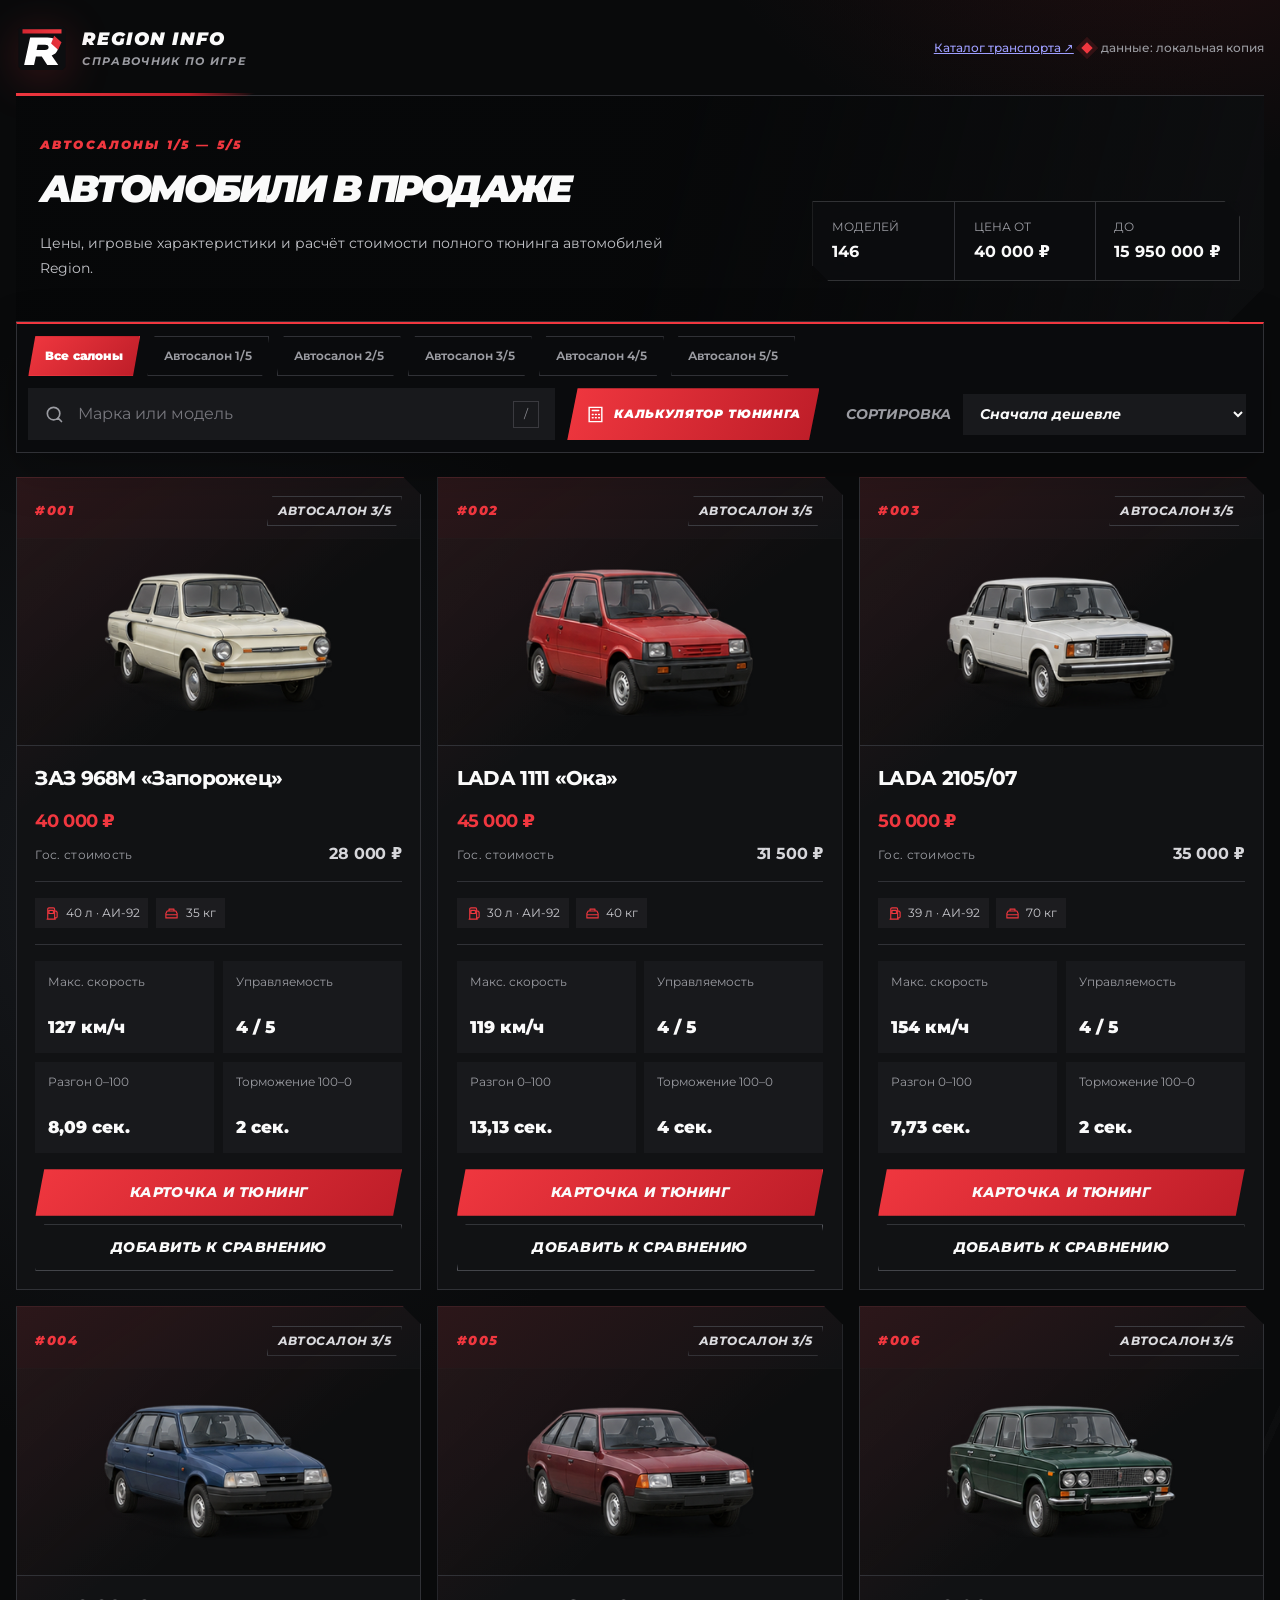
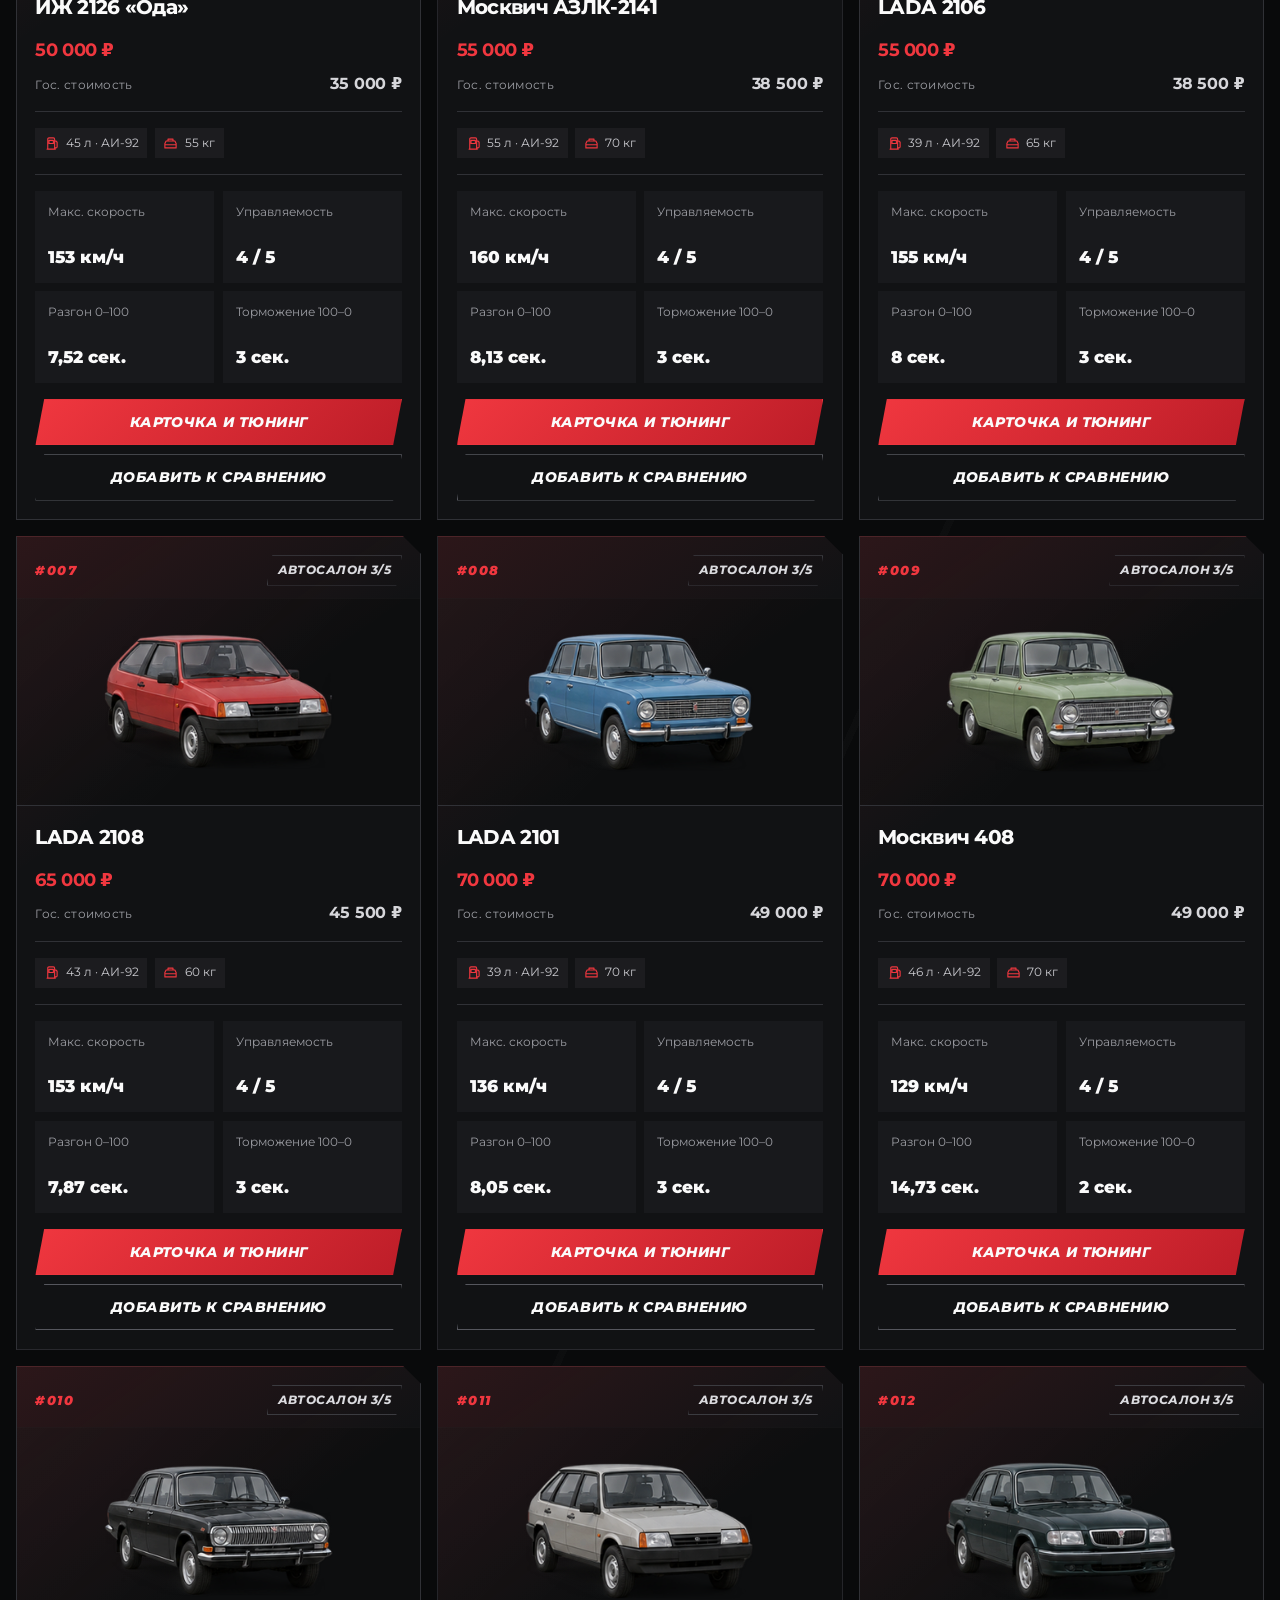
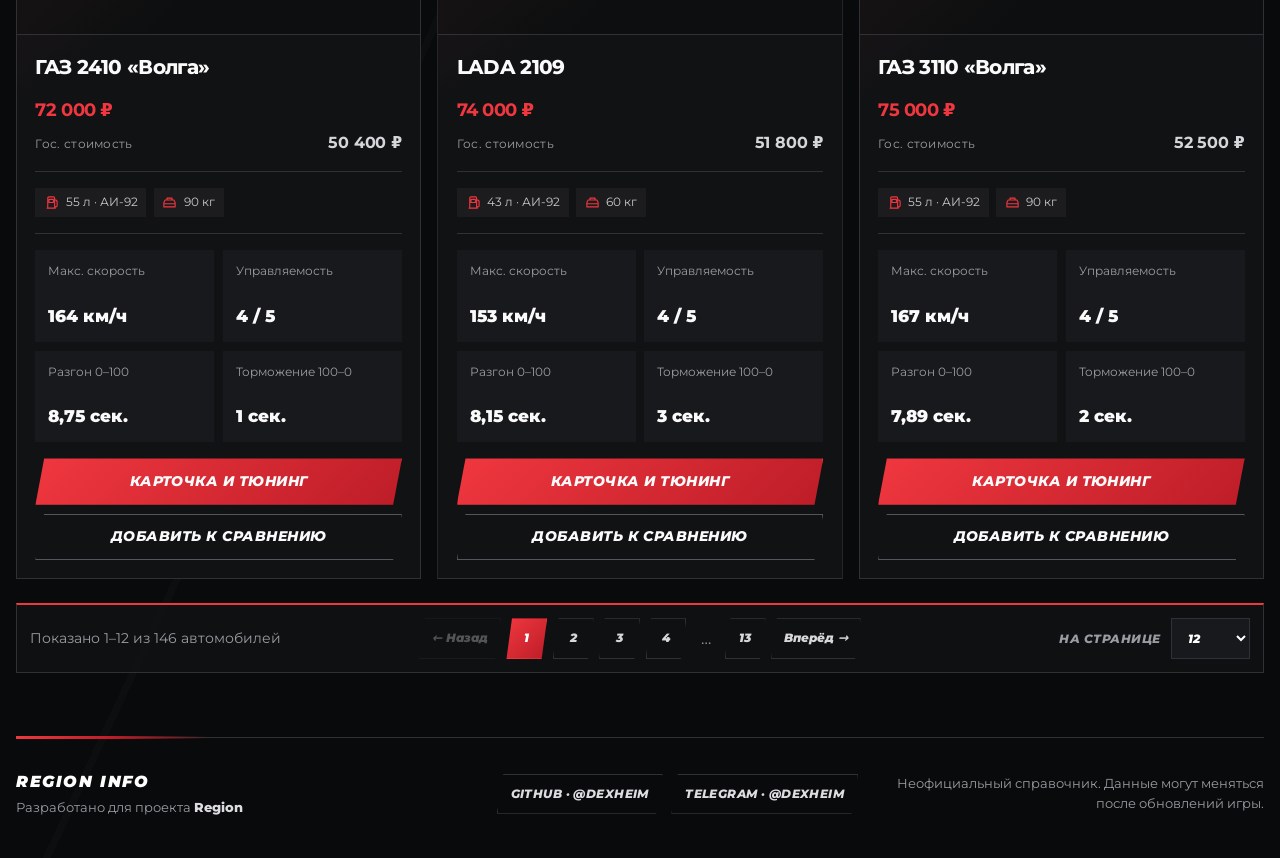
<file: cars.html>
<!doctype html>
<html lang="ru">
<head>
  <meta charset="utf-8">
  <meta name="viewport" content="width=device-width, initial-scale=1">
  <meta name="description" content="Region Info — справочник по онлайн-игре Region. Цены, характеристики и расчёт стоимости тюнинга автомобилей.">
  <meta name="theme-color" content="#09090a">
  <title>Region Info — справочник по игре Region</title>
  <link rel="icon" href="assets/img/region-info-icon.svg" type="image/svg+xml">
  <link rel="stylesheet" href="assets/css/fonts.css">
  <link rel="stylesheet" href="assets/css/style.css?v=20261114-9">
</head>
<body>
  <a class="skip-link" href="#catalog">К каталогу</a>

  <header class="site-header">
    <a class="brand" href="./" aria-label="Region Info — на главную">
      <img class="brand__mark" src="assets/img/region-info-icon.svg" alt="" width="46" height="46">
      <span>
        <strong>REGION INFO</strong>
        <small>Справочник по игре</small>
      </span>
    </a>
    <div class="header-meta">
      <a href="./#/vehicles">Каталог транспорта ↗</a>
      <span class="live-dot" aria-hidden="true"></span>
      <span id="sourceLabel">Загрузка данных…</span>
    </div>
  </header>

  <main>
    <section class="catalog-head" aria-labelledby="pageTitle">
      <div>
        <p class="eyebrow">Автосалоны 1/5 — 5/5</p>
        <h1 id="pageTitle">Автомобили в продаже</h1>
        <p class="intro">Цены, игровые характеристики и расчёт стоимости полного тюнинга автомобилей Region.</p>
      </div>

      <dl class="catalog-summary" aria-label="Сводка каталога">
        <div>
          <dt>Моделей</dt>
          <dd id="totalCars">—</dd>
        </div>
        <div>
          <dt>Цена от</dt>
          <dd id="minPrice">—</dd>
        </div>
        <div>
          <dt>До</dt>
          <dd id="maxPrice">—</dd>
        </div>
      </dl>
    </section>

    <section class="catalog-tools" aria-label="Поиск и сортировка">
      <div class="dealer-switch" role="group" aria-label="Выбор автосалона">
        <button class="dealer-switch__button is-active" type="button" data-dealer="all" aria-pressed="true">Все салоны</button>
        <button class="dealer-switch__button" type="button" data-dealer="Автосалон 1/5" aria-pressed="false">Автосалон 1/5</button>
        <button class="dealer-switch__button" type="button" data-dealer="Автосалон 2/5" aria-pressed="false">Автосалон 2/5</button>
        <button class="dealer-switch__button" type="button" data-dealer="Автосалон 3/5" aria-pressed="false">Автосалон 3/5</button>
        <button class="dealer-switch__button" type="button" data-dealer="Автосалон 4/5" aria-pressed="false">Автосалон 4/5</button>
        <button class="dealer-switch__button" type="button" data-dealer="Автосалон 5/5" aria-pressed="false">Автосалон 5/5</button>
      </div>
      <label class="search-field">
        <span class="sr-only">Найти автомобиль</span>
        <svg aria-hidden="true" viewBox="0 0 24 24" width="20" height="20">
          <path d="m21 21-4.35-4.35m2.35-5.15a7.5 7.5 0 1 1-15 0 7.5 7.5 0 0 1 15 0Z" fill="none" stroke="currentColor" stroke-width="2" stroke-linecap="round"/>
        </svg>
        <input id="searchInput" type="search" placeholder="Марка или модель" autocomplete="off">
        <kbd>/</kbd>
      </label>

      <button id="openTuningCalculator" class="tuning-calculator-button" type="button">
        <svg aria-hidden="true" viewBox="0 0 24 24" width="19" height="19">
          <path d="M4 3h16v18H4V3Zm4 4h8M8 12h1m3 0h1m3 0h1M8 16h1m3 0h1m3 0h1" fill="none" stroke="currentColor" stroke-width="1.8" stroke-linecap="round"/>
        </svg>
        Калькулятор тюнинга
      </button>

      <label class="sort-field">
        <span>Сортировка</span>
        <select id="sortSelect">
          <option value="price-asc">Сначала дешевле</option>
          <option value="price-desc">Сначала дороже</option>
          <option value="speed-desc">По максимальной скорости</option>
          <option value="acceleration-asc">По разгону 0–100</option>
          <option value="name-asc">По названию</option>
        </select>
      </label>
    </section>

    <section id="catalog" class="catalog" aria-live="polite" aria-busy="true">
      <div class="loading-state">
        <span class="loader" aria-hidden="true"></span>
        Загружаем автомобили
      </div>
    </section>

    <div id="catalogNavigation" class="catalog-navigation" hidden>
      <p id="resultCount" class="result-count"></p>
      <nav id="pagination" class="pagination" aria-label="Страницы каталога">
        <button id="previousPage" class="pagination__step" type="button" aria-label="Предыдущая страница">← <span>Назад</span></button>
        <div id="paginationPages" class="pagination__pages"></div>
        <button id="nextPage" class="pagination__step" type="button" aria-label="Следующая страница"><span>Вперёд</span> →</button>
      </nav>
      <label class="page-size-field">
        <span>На странице</span>
        <select id="pageSizeSelect">
          <option value="12" selected>12</option>
          <option value="24">24</option>
          <option value="48">48</option>
        </select>
      </label>
    </div>
  </main>

  <footer class="site-footer">
    <div class="site-footer__brand">
      <strong>REGION INFO</strong>
      <span>Разработано для проекта <a href="https://region.game/" target="_blank" rel="noreferrer">Region</a></span>
    </div>
    <nav class="site-footer__links" aria-label="Контакты разработчика">
      <a href="https://github.com/DexHeim" target="_blank" rel="noreferrer">GitHub · @DexHeim</a>
      <a href="https://t.me/DexHeim" target="_blank" rel="noreferrer">Telegram · @DexHeim</a>
    </nav>
    <p class="site-footer__note">Неофициальный справочник. Данные могут меняться после обновлений игры.</p>
  </footer>

  <aside id="comparisonTray" class="comparison-tray" aria-label="Выбранные автомобили" hidden>
    <div>
      <span class="comparison-tray__eyebrow">Сравнение</span>
      <strong id="comparisonCount">Выбрано: 0 из 3</strong>
    </div>
    <div class="comparison-tray__actions">
      <button id="clearComparison" class="button button--quiet" type="button">Очистить</button>
      <button id="openComparison" class="button button--primary" type="button">Сравнить</button>
    </div>
  </aside>

  <dialog id="comparisonDialog" class="comparison-dialog" aria-labelledby="comparisonTitle">
    <div class="comparison-dialog__header">
      <div>
        <p class="eyebrow">До трёх моделей</p>
        <h2 id="comparisonTitle">Сравнение автомобилей</h2>
      </div>
      <button id="closeComparison" class="dialog-close" type="button" aria-label="Закрыть сравнение">×</button>
    </div>
    <div id="comparisonContent" class="comparison-content" tabindex="0"></div>
  </dialog>

  <dialog id="carDialog" class="car-dialog" aria-labelledby="carDialogTitle">
    <div class="car-dialog__header">
      <div>
        <p class="eyebrow">Карточка автомобиля</p>
        <h2 id="carDialogTitle"></h2>
      </div>
      <button id="closeCarDialog" class="dialog-close" type="button" aria-label="Закрыть карточку">×</button>
    </div>
    <div id="carDialogContent" class="car-dialog__content" tabindex="0"></div>
  </dialog>

  <dialog id="tuningCalculatorDialog" class="car-dialog calculator-dialog" aria-labelledby="tuningCalculatorTitle">
    <div class="car-dialog__header">
      <div>
        <p class="eyebrow">Свободный расчёт</p>
        <h2 id="tuningCalculatorTitle">Калькулятор тюнинга</h2>
      </div>
      <button id="closeTuningCalculator" class="dialog-close" type="button" aria-label="Закрыть калькулятор">×</button>
    </div>
    <div class="car-dialog__content" tabindex="0">
      <form class="tuning-calculator-form" onsubmit="return false">
        <label>
          <span>Исходная стоимость</span>
          <select id="tuningPriceType">
            <option value="sale">Цена в салоне</option>
            <option value="state">Гос. стоимость (70%)</option>
          </select>
        </label>
        <label>
          <span>Сумма, ₽</span>
          <input id="tuningPriceInput" type="number" min="1000" step="100" value="1700000" inputmode="numeric">
        </label>
      </form>
      <div id="tuningCalculatorSummary" class="calculator-summary" aria-live="polite"></div>
      <div id="tuningCalculatorResults" class="tuning-sections"></div>
    </div>
  </dialog>

  <template id="carCardTemplate">
    <article class="car-card">
      <div class="car-card__topline">
        <span class="car-card__number"></span>
        <span class="dealer-pill"></span>
      </div>
      <div class="car-card__visual vehicle-sprite" aria-hidden="true"></div>
      <div class="car-card__title">
        <h2></h2>
        <div class="car-card__prices">
          <div class="price"></div>
          <div class="state-price">
            <span>Гос. стоимость</span>
            <strong></strong>
          </div>
        </div>
      </div>
      <div class="car-card__facts"></div>
      <dl class="spec-grid"></dl>
      <div class="car-card__actions">
        <button class="car-details-button" type="button">Карточка и тюнинг</button>
        <button class="compare-toggle" type="button" aria-pressed="false"></button>
      </div>
    </article>
  </template>

  <script src="assets/js/config.js"></script>
  <script src="assets/js/tuning.js?v=20260925-4"></script>
  <script src="assets/js/app.js?v=20260925-10" defer></script>
</body>
</html>
</file>
<file: assets/css/fonts.css>
@font-face {
  font-family: 'Montserrat';
  font-style: italic;
  font-weight: 700 900;
  font-display: swap;
  src: url(../fonts/montserrat-italic-cyrillic.woff2) format('woff2');
  unicode-range: U+0301, U+0400-045F, U+0490-0491, U+04B0-04B1, U+2116;
}
@font-face {
  font-family: 'Montserrat';
  font-style: italic;
  font-weight: 700 900;
  font-display: swap;
  src: url(../fonts/montserrat-italic-latin.woff2) format('woff2');
  unicode-range: U+0000-00FF, U+0131, U+0152-0153, U+02BB-02BC, U+02C6, U+02DA, U+02DC, U+0304, U+0308, U+0329, U+2000-206F, U+20AC, U+2122, U+2191, U+2193, U+2212, U+2215, U+FEFF, U+FFFD;
}
@font-face {
  font-family: 'Montserrat';
  font-style: normal;
  font-weight: 400 900;
  font-display: swap;
  src: url(../fonts/montserrat-normal-cyrillic.woff2) format('woff2');
  unicode-range: U+0301, U+0400-045F, U+0490-0491, U+04B0-04B1, U+2116;
}
@font-face {
  font-family: 'Montserrat';
  font-style: normal;
  font-weight: 400 900;
  font-display: swap;
  src: url(../fonts/montserrat-normal-latin.woff2) format('woff2');
  unicode-range: U+0000-00FF, U+0131, U+0152-0153, U+02BB-02BC, U+02C6, U+02DA, U+02DC, U+0304, U+0308, U+0329, U+2000-206F, U+20AC, U+2122, U+2191, U+2193, U+2212, U+2215, U+FEFF, U+FFFD;
}
</file>
<file: assets/css/style.css>
:root {
  color-scheme: dark;
  --bg: #090a0b;
  --surface: #111214;
  --surface-2: #18191c;
  --surface-3: #222327;
  --line: #303136;
  --line-strong: #55565d;
  --text: #fafafa;
  --muted: #9b9ca2;
  --accent: #f0373f;
  --accent-dark: #bd1d28;
  --accent-soft: rgba(240, 55, 63, .14);
  --danger: #ff6269;
  --max-width: 1460px;
  font-family: Montserrat, Inter, ui-sans-serif, system-ui, -apple-system, BlinkMacSystemFont, "Segoe UI", sans-serif;
}

* {
  box-sizing: border-box;
}

html {
  scroll-behavior: smooth;
}

body {
  min-width: 0;
  margin: 0;
  overflow-x: hidden;
  background:
    linear-gradient(115deg, transparent 0 61%, rgba(255, 255, 255, .014) 61% 61.25%, transparent 61.25%),
    radial-gradient(circle at 88% -8%, rgba(240, 55, 63, .2), transparent 32rem),
    radial-gradient(circle at 12% 22%, rgba(38, 42, 50, .45), transparent 35rem),
    var(--bg);
  color: var(--text);
  font-size: 16px;
  line-height: 1.5;
}

body.has-comparison {
  padding-bottom: 7.5rem;
}

button,
input,
select {
  font: inherit;
}

button {
  -webkit-tap-highlight-color: transparent;
}

[hidden] {
  display: none !important;
}

.skip-link {
  position: fixed;
  top: .75rem;
  left: .75rem;
  z-index: 30;
  padding: .65rem 1rem;
  background: var(--accent);
  color: #fff;
  font-weight: 800;
  transform: translateY(-200%);
}

.skip-link:focus {
  transform: translateY(0);
}

.sr-only {
  position: absolute;
  width: 1px;
  height: 1px;
  padding: 0;
  margin: -1px;
  overflow: hidden;
  clip: rect(0, 0, 0, 0);
  white-space: nowrap;
  border: 0;
}

.site-header,
main,
.site-footer {
  width: min(calc(100% - 2rem), var(--max-width));
  margin-inline: auto;
}

.site-header {
  position: relative;
  display: flex;
  min-height: 96px;
  align-items: center;
  justify-content: space-between;
  border-bottom: 1px solid var(--line);
  background: linear-gradient(90deg, rgba(9, 10, 11, .96), rgba(9, 10, 11, .56), transparent);
}

.site-header::after {
  content: "";
  position: absolute;
  bottom: -1px;
  left: 0;
  width: min(15rem, 38vw);
  height: 3px;
  background: linear-gradient(90deg, var(--accent), var(--accent-dark) 72%, transparent);
  clip-path: polygon(0 0, 100% 0, 96% 100%, 0 100%);
}

.brand {
  display: inline-flex;
  gap: .9rem;
  align-items: center;
  color: inherit;
  text-decoration: none;
}

.brand__mark {
  display: block;
  width: 3.25rem;
  height: 3.25rem;
  filter: drop-shadow(0 .5rem 1.35rem rgba(240, 55, 63, .22));
}

.brand strong,
.brand small {
  display: block;
}

.brand strong {
  font-size: 1.1rem;
  font-style: italic;
  font-weight: 900;
  letter-spacing: .09em;
}

.brand small {
  margin-top: .06rem;
  color: var(--muted);
  font-size: .68rem;
  font-style: italic;
  letter-spacing: .12em;
  text-transform: uppercase;
}

.header-meta {
  display: flex;
  gap: .6rem;
  align-items: center;
  color: var(--muted);
  max-width: 55%;
  flex-wrap: wrap;
  justify-content: flex-end;
  font-size: .75rem;
  font-weight: 500;
  letter-spacing: 0;
}

.live-dot {
  width: .5rem;
  height: .5rem;
  background: var(--accent);
  box-shadow: 0 0 0 .25rem var(--accent-soft);
  transform: rotate(45deg);
}

.catalog-head {
  position: relative;
  display: grid;
  grid-template-columns: minmax(0, 1fr) auto;
  gap: 2rem;
  align-items: end;
  padding: 2.5rem 1.5rem;
  overflow: hidden;
  border-bottom: 1px solid var(--line);
  background:
    linear-gradient(105deg, rgba(6, 7, 8, .96) 0 49%, rgba(6, 7, 8, .73) 68%, rgba(6, 7, 8, .28)),
    linear-gradient(135deg, #181b20 0 42%, #101113 42%);
  clip-path: polygon(0 0, 100% 0, 100% calc(100% - 2.2rem), calc(100% - 2.2rem) 100%, 0 100%);
}



.eyebrow {
  margin: 0 0 .8rem;
  color: var(--accent);
  font-size: .75rem;
  font-style: italic;
  font-weight: 900;
  letter-spacing: .18em;
  text-transform: uppercase;
}

h1,
h2,
p {
  margin-top: 0;
}

h1 {
  max-width: 24ch;
  position: relative;
  z-index: 1;
  margin-bottom: 1.25rem;
  font-size: clamp(1.8rem, 3vw, 2.5rem);
  font-style: italic;
  font-weight: 950;
  line-height: 1.15;
  letter-spacing: -.065em;
  text-transform: uppercase;
}

.intro {
  max-width: 42rem;
  margin-bottom: 0;
  position: relative;
  z-index: 1;
  color: #c2c3c8;
  font-size: .875rem;
  line-height: 1.8;
}

.catalog-summary {
  position: relative;
  z-index: 1;
  display: grid;
  grid-template-columns: repeat(3, minmax(8.8rem, auto));
  margin: 0;
  overflow: hidden;
  border: 1px solid rgba(255, 255, 255, .16);
  background: rgba(12, 13, 15, .88);
  clip-path: polygon(0 0, calc(100% - 1rem) 0, 100% 1rem, 100% 100%, 1rem 100%, 0 calc(100% - 1rem));
  backdrop-filter: blur(14px);
}

.catalog-summary div {
  position: relative;
  padding: 1rem 1.15rem;
}

.catalog-summary div + div {
  border-left: 1px solid var(--line);
}

.catalog-summary dt {
  margin-bottom: .25rem;
  color: var(--muted);
  font-size: .78rem;
  text-transform: uppercase;
}

.catalog-summary dd {
  margin: 0;
  font-size: 1rem;
  font-weight: 700;
  white-space: nowrap;
}

.catalog-tools {
  position: sticky;
  top: .75rem;
  z-index: 5;
  display: grid;
  grid-template-columns: minmax(15rem, 1fr) auto auto;
  gap: .75rem;
  margin-bottom: 1.5rem;
  padding: .7rem;
  border: 1px solid var(--line);
  border-top: 2px solid var(--accent);
  background: rgba(11, 12, 14, .94);
  box-shadow: 0 1rem 3rem rgba(0, 0, 0, .26);
  backdrop-filter: blur(18px);
}

.dealer-switch {
  display: flex;
  grid-column: 1 / -1;
  gap: .45rem;
  overflow-x: auto;
  scrollbar-width: none;
}

.dealer-switch::-webkit-scrollbar {
  display: none;
}

.dealer-switch__button {
  min-height: 2.55rem;
  padding: 0 1rem;
  border: 1px solid var(--line);
  background: transparent;
  color: var(--muted);
  font-size: .75rem;
  font-weight: 650;
  white-space: nowrap;
  cursor: pointer;
  clip-path: polygon(.45rem 0, 100% 0, calc(100% - .45rem) 100%, 0 100%);
}

.dealer-switch__button:hover {
  border-color: var(--line-strong);
  color: var(--text);
}

.dealer-switch__button:focus-visible,
.button:focus-visible,
.car-details-button:focus-visible,
.compare-toggle:focus-visible,
.comparison-remove:focus-visible,
.dialog-close:focus-visible,
.tuning-calculator-button:focus-visible,
.tuning-section summary:focus-visible {
  outline: 2px solid #fff;
  outline-offset: 3px;
}

.dealer-switch__button.is-active {
  border-color: transparent;
  background: linear-gradient(135deg, var(--accent), var(--accent-dark));
  color: #fff;
  font-weight: 900;
}

.search-field {
  display: flex;
  min-height: 3.25rem;
  gap: .75rem;
  align-items: center;
  padding: 0 .95rem;
  border: 1px solid transparent;
  background: var(--surface-2);
  color: var(--muted);
}

.search-field:focus-within {
  border-color: var(--accent);
  box-shadow: inset 0 -2px var(--accent);
}

.tuning-calculator-button {
  display: inline-flex;
  min-height: 3.25rem;
  gap: .55rem;
  align-items: center;
  justify-content: center;
  padding: .65rem 1.2rem;
  border: 0;
  background: linear-gradient(115deg, var(--accent), var(--accent-dark));
  color: #fff;
  font-size: .78rem;
  font-style: italic;
  font-weight: 900;
  letter-spacing: .055em;
  text-transform: uppercase;
  cursor: pointer;
  clip-path: polygon(.65rem 0, 100% 0, calc(100% - .65rem) 100%, 0 100%);
}

.tuning-calculator-button:hover {
  filter: brightness(1.13);
}

.search-field input {
  min-width: 0;
  flex: 1;
  border: 0;
  outline: 0;
  background: transparent;
  color: var(--text);
}

.search-field input::placeholder {
  color: #77777d;
}

kbd {
  display: grid;
  min-width: 1.65rem;
  height: 1.65rem;
  place-items: center;
  border: 1px solid #3a3a3f;
  color: #8d8d93;
  font: inherit;
  font-size: .78rem;
}

.sort-field {
  display: flex;
  min-height: 3.25rem;
  gap: .75rem;
  align-items: center;
  padding: 0 .35rem 0 .9rem;
  color: var(--muted);
  font-size: .86rem;
  font-style: italic;
  text-transform: uppercase;
}

.sort-field select {
  min-height: 2.55rem;
  padding: 0 2.3rem 0 .85rem;
  border: 0;
  outline: 0;
  background: var(--surface-2);
  color: var(--text);
  cursor: pointer;
}

.sort-field select:focus-visible {
  box-shadow: inset 0 -2px var(--accent);
}

.catalog {
  display: grid;
  grid-template-columns: repeat(3, minmax(0, 1fr));
  gap: 1rem;
}

.loading-state,
.empty-state,
.error-state {
  display: grid;
  min-height: 18rem;
  grid-column: 1 / -1;
  gap: 1rem;
  place-items: center;
  align-content: center;
  border: 1px dashed var(--line);
  color: var(--muted);
  text-align: center;
}

.loader {
  width: 2rem;
  height: 2rem;
  border: 3px solid var(--line);
  border-top-color: var(--accent);
  border-radius: 50%;
  animation: spin .8s linear infinite;
}

@keyframes spin {
  to { transform: rotate(360deg); }
}

.car-card {
  position: relative;
  display: flex;
  flex-direction: column;
  padding: 1.15rem;
  overflow: hidden;
  border: 1px solid var(--line);
  border-top-color: #4c2428;
  background:
    linear-gradient(145deg, rgba(240, 55, 63, .12), transparent 31%),
    var(--surface);
  clip-path: polygon(0 0, calc(100% - 1.15rem) 0, 100% 1.15rem, 100% 100%, 0 100%);
  transition: border-color .2s ease, transform .2s ease, box-shadow .2s ease;
}



.car-card:hover {
  border-color: #6a3a3e;
  box-shadow: 0 1.3rem 3.5rem rgba(0, 0, 0, .34);
  transform: translateY(-3px);
}

.car-card__topline,
.car-card__title {
  position: relative;
  z-index: 1;
  display: flex;
  justify-content: space-between;
  gap: 1rem;
}

.car-card__topline {
  align-items: center;
  margin-bottom: .75rem;
}

.vehicle-sprite {
  --sprite-image: url("../img/car-sprite-v3.png");
  --sprite-size: 400% 400%;
  position: relative;
  overflow: hidden;
  background: transparent;
}

.vehicle-sprite::before {
  content: "";
  position: absolute;
  top: 50%;
  left: 50%;
  width: auto;
  height: 125%;
  aspect-ratio: 1;
  background-image: var(--sprite-image);
  background-repeat: no-repeat;
  background-position: var(--sprite-x) var(--sprite-y);
  background-size: var(--sprite-size);
  transform: translate(-50%, -50%);
}

.car-card__visual {
  z-index: 1;
  height: clamp(10.5rem, 17vw, 13rem);
  margin: 0 -1.15rem 1.1rem;
  border-top: 1px solid rgba(255, 255, 255, .025);
  border-bottom: 1px solid var(--line);
  background-color: rgba(5, 6, 7, .28);
  background-image: linear-gradient(135deg, rgba(255, 255, 255, .025), transparent 60%);
}

.car-card__visual--dealer-1 {
  --sprite-image: url("../img/car-sprite-dealer-1-v3.png");
  --sprite-size: 300% 300%;
}

.car-card__visual--dealer-2b {
  --sprite-image: url("../img/car-sprite-dealer-2b-v3.png");
}

.car-card__visual--dealer-1b {
  --sprite-image: url("../img/car-sprite-dealer-1b-v3.png");
}

.car-card__visual--dealer-4b {
  --sprite-image: url("../img/car-sprite-dealer-4b-v3.png");
}

.car-card__visual--dealer-3a {
  --sprite-image: url("../img/car-sprite-dealer-3a-v3.png");
}

.car-card__visual--dealer-3b {
  --sprite-image: url("../img/car-sprite-dealer-3b-v3.png");
}

.car-card__visual--dealer-4 {
  --sprite-image: url("../img/car-sprite-dealer-4-v3.png");
  --sprite-size: 500% 500%;
}

.car-card__visual--dealer-5a {
  --sprite-image: url("../img/car-sprite-dealer-5a-v3.png");
}

.car-card__visual--dealer-5b {
  --sprite-image: url("../img/car-sprite-dealer-5b-v3.png");
}

.car-card__visual--dealer-5c {
  --sprite-image: url("../img/car-sprite-dealer-5c-v3.png");
}

.car-card__visual--dealer-5d {
  --sprite-image: url("../img/car-sprite-dealer-5d-v3.png");
}

.car-card__visual--dealer-5e {
  --sprite-image: url("../img/car-sprite-dealer-5e-v3.png");
}

.car-card__number {
  color: var(--accent);
  font-size: .8rem;
  font-style: italic;
  font-weight: 850;
  letter-spacing: .12em;
}

.dealer-pill {
  padding: .32rem .62rem;
  border: 1px solid #3b3b40;
  color: #dadade;
  font-size: .75rem;
  font-style: italic;
  font-weight: 750;
  letter-spacing: .035em;
  text-transform: uppercase;
  white-space: nowrap;
  clip-path: polygon(.35rem 0, 100% 0, calc(100% - .35rem) 100%, 0 100%);
}

.car-card__title {
  min-height: 0;
  flex-direction: column;
  justify-content: flex-start;
}

.car-card h2 {
  max-width: 20ch;
  margin-bottom: 0;
  font-size: 1.25rem;
  font-weight: 750;
  line-height: 1.4;
  letter-spacing: -.035em;
}

.price {
  color: var(--accent);
  font-size: 1.125rem;
  font-weight: 700;
  letter-spacing: -.025em;
}

.car-card__prices {
  display: grid;
  gap: .45rem;
}

.state-price {
  display: flex;
  gap: .65rem;
  align-items: baseline;
  justify-content: space-between;
  color: var(--muted);
  font-size: .76rem;
  letter-spacing: .025em;
}

.state-price strong {
  color: #d6d6da;
  font-size: .98rem;
  letter-spacing: -.01em;
  white-space: nowrap;
}

.car-card__facts {
  display: flex;
  flex-wrap: wrap;
  gap: .45rem;
  margin: 1rem 0;
  padding: 1rem 0;
  border-top: 1px solid var(--line);
  border-bottom: 1px solid var(--line);
}

.fact {
  display: inline-flex;
  gap: .4rem;
  align-items: center;
  padding: .35rem .55rem;
  background: #1c1c1f;
  color: #c7c7cc;
  font-size: .78rem;
}

.fact svg {
  color: var(--accent);
}

.spec-grid {
  display: grid;
  grid-template-columns: repeat(2, minmax(0, 1fr));
  gap: .55rem;
  margin: 0;
}

.spec-grid div {
  min-height: 5.25rem;
  padding: .8rem;
  background: var(--surface-2);
}

.spec-grid dt {
  min-height: 2.2rem;
  color: var(--muted);
  font-size: .75rem;
  line-height: 1.25;
}

.spec-grid dd {
  margin: .35rem 0 0;
  font-size: 1.05rem;
  font-weight: 850;
}

.car-card__actions {
  display: grid;
  gap: .55rem;
  margin-top: auto;
  padding-top: 1rem;
}

.car-details-button,
.compare-toggle {
  min-height: 2.9rem;
  padding: .65rem 1rem;
  border: 1px solid var(--line-strong);
  color: var(--text);
  font-size: .86rem;
  font-style: italic;
  font-weight: 800;
  letter-spacing: .035em;
  text-transform: uppercase;
  cursor: pointer;
  clip-path: polygon(.55rem 0, 100% 0, calc(100% - .55rem) 100%, 0 100%);
}

.car-details-button {
  border-color: transparent;
  background: linear-gradient(135deg, var(--accent), var(--accent-dark));
}

.car-details-button:hover {
  filter: brightness(1.12);
}

.compare-toggle {
  background: transparent;
}

.compare-toggle:hover {
  border-color: var(--accent);
  color: #fff;
}

.compare-toggle.is-selected {
  border-color: transparent;
  background: linear-gradient(135deg, var(--accent), var(--accent-dark));
  color: #fff;
}

.catalog-navigation {
  display: grid;
  grid-template-columns: minmax(12rem, 1fr) auto minmax(12rem, 1fr);
  gap: 1rem;
  align-items: center;
  margin-top: 1.5rem;
  padding: .8rem;
  border: 1px solid var(--line);
  border-top: 2px solid var(--accent);
  background: rgba(17, 18, 20, .88);
}

.result-count {
  margin: 0;
  color: var(--muted);
  font-size: .88rem;
}

.pagination,
.pagination__pages {
  display: flex;
  align-items: center;
  gap: .35rem;
}

.pagination button {
  min-width: 2.55rem;
  height: 2.55rem;
  padding: 0 .72rem;
  border: 1px solid var(--line);
  background: transparent;
  color: #d8d8dc;
  font-size: .78rem;
  font-style: italic;
  font-weight: 850;
  cursor: pointer;
  clip-path: polygon(.35rem 0, 100% 0, calc(100% - .35rem) 100%, 0 100%);
}

.pagination button:hover:not(:disabled),
.pagination button:focus-visible {
  border-color: var(--accent);
  color: #fff;
}

.pagination button:focus-visible,
.page-size-field select:focus-visible {
  outline: 2px solid #fff;
  outline-offset: 3px;
}

.pagination button:disabled {
  opacity: .34;
  cursor: not-allowed;
}

.pagination__page.is-active {
  border-color: transparent;
  background: linear-gradient(135deg, var(--accent), var(--accent-dark));
  color: #fff;
}

.pagination__gap {
  width: 1.7rem;
  color: var(--muted);
  text-align: center;
}

.page-size-field {
  display: flex;
  justify-self: end;
  gap: .65rem;
  align-items: center;
  color: var(--muted);
  font-size: .75rem;
  font-style: italic;
  font-weight: 800;
  letter-spacing: .045em;
  text-transform: uppercase;
}

.page-size-field select {
  min-height: 2.55rem;
  padding: 0 1.8rem 0 .75rem;
  border: 1px solid var(--line);
  outline: 0;
  background: var(--surface-2);
  color: #fff;
  font-weight: 850;
  cursor: pointer;
}

.site-footer {
  position: relative;
  display: grid;
  grid-template-columns: minmax(16rem, 1.2fr) auto minmax(16rem, 1fr);
  gap: 1.5rem 2rem;
  align-items: center;
  margin-top: 4rem;
  padding: 2rem 0 2.5rem;
  border-top: 1px solid var(--line);
  color: var(--muted);
  font-size: .83rem;
}

.site-footer::before {
  content: "";
  position: absolute;
  top: -2px;
  left: 0;
  width: min(12rem, 38vw);
  height: 3px;
  background: linear-gradient(90deg, var(--accent), var(--accent-dark), transparent);
}

.site-footer p {
  margin: 0;
}

.site-footer__brand {
  display: grid;
  gap: .25rem;
}

.site-footer__brand strong {
  color: #fff;
  font-size: 1rem;
  font-style: italic;
  font-weight: 950;
  letter-spacing: .1em;
}

.site-footer a {
  color: #dddde1;
  font-weight: 800;
  text-decoration: none;
}

.site-footer a:hover {
  color: #fff;
}

.site-footer a:focus-visible {
  outline: 2px solid var(--accent);
  outline-offset: 4px;
}

.site-footer__links {
  display: flex;
  gap: .55rem;
}

.site-footer__links a {
  padding: .62rem .8rem;
  border: 1px solid var(--line);
  font-size: .75rem;
  font-style: italic;
  letter-spacing: .035em;
  text-transform: uppercase;
  clip-path: polygon(.4rem 0, 100% 0, calc(100% - .4rem) 100%, 0 100%);
}

.site-footer__links a:hover {
  border-color: var(--accent);
  background: var(--accent-soft);
}

.site-footer__note {
  justify-self: end;
  max-width: 24rem;
  text-align: right;
}

.comparison-tray {
  position: fixed;
  right: 1rem;
  bottom: 1rem;
  left: 1rem;
  z-index: 20;
  display: flex;
  width: min(calc(100% - 2rem), 52rem);
  min-height: 5.2rem;
  align-items: center;
  justify-content: space-between;
  gap: 1rem;
  margin-inline: auto;
  padding: .85rem 1rem .85rem 1.25rem;
  border: 1px solid #5a3333;
  background: rgba(16, 16, 18, .96);
  box-shadow: 0 1rem 4rem rgba(0, 0, 0, .55);
  clip-path: polygon(0 0, calc(100% - 1rem) 0, 100% 1rem, 100% 100%, 1rem 100%, 0 calc(100% - 1rem));
  backdrop-filter: blur(18px);
}

.comparison-tray::before {
  content: "";
  position: absolute;
  inset: 0 auto 0 0;
  width: 4px;
  background: linear-gradient(var(--accent), var(--accent-dark));
}

.comparison-tray__eyebrow {
  display: block;
  margin-bottom: .12rem;
  color: var(--accent);
  font-size: .7rem;
  font-weight: 900;
  letter-spacing: .14em;
  text-transform: uppercase;
}

.comparison-tray__actions {
  display: flex;
  gap: .6rem;
}

.button {
  min-height: 2.8rem;
  padding: .55rem 1rem;
  border: 0;
  color: #fff;
  font-size: .86rem;
  font-weight: 850;
  cursor: pointer;
  clip-path: polygon(.48rem 0, 100% 0, calc(100% - .48rem) 100%, 0 100%);
}

.button:disabled {
  opacity: .42;
  cursor: not-allowed;
}

.button--quiet {
  border: 1px solid var(--line-strong);
  background: transparent;
  color: var(--muted);
}

.button--primary {
  background: linear-gradient(135deg, var(--accent), var(--accent-dark));
}

.comparison-dialog {
  width: min(calc(100% - 2rem), 74rem);
  height: min(90dvh, 58rem);
  max-height: none;
  padding: 0;
  overflow: hidden;
  border: 1px solid #5a3333;
  background: #0d0d0f;
  color: var(--text);
  box-shadow: 0 2rem 7rem rgba(0, 0, 0, .72);
}

.comparison-dialog[open],
.car-dialog[open] {
  display: grid;
  grid-template-rows: auto minmax(0, 1fr);
}

.comparison-dialog::backdrop {
  background: rgba(0, 0, 0, .76);
  backdrop-filter: blur(6px);
}

.comparison-dialog__header {
  display: flex;
  align-items: flex-start;
  justify-content: space-between;
  gap: 1rem;
  padding: 1.35rem 1.5rem;
  border-bottom: 1px solid var(--line);
}

.comparison-dialog__header .eyebrow {
  margin-bottom: .35rem;
}

.comparison-dialog__header h2 {
  margin: 0;
  font-size: clamp(1.5rem, 3vw, 2.35rem);
  font-weight: 900;
  letter-spacing: -.04em;
  text-transform: uppercase;
}

.dialog-close {
  width: 2.8rem;
  height: 2.8rem;
  flex: 0 0 auto;
  border: 1px solid var(--line-strong);
  background: transparent;
  color: var(--text);
  font-size: 1.65rem;
  line-height: 1;
  cursor: pointer;
}

.comparison-content {
  min-height: 0;
  max-height: none;
  padding: 1rem;
  overflow: auto;
  overscroll-behavior: contain;
  scrollbar-gutter: stable;
  touch-action: pan-y;
  -webkit-overflow-scrolling: touch;
}

.comparison-content:focus-visible,
.car-dialog__content:focus-visible {
  outline: 2px solid var(--accent);
  outline-offset: -3px;
}

.comparison-table-wrap {
  min-width: 46rem;
  overflow: hidden;
  border: 1px solid var(--line);
}

.comparison-table {
  width: 100%;
  border-collapse: collapse;
  table-layout: fixed;
}

.comparison-table th,
.comparison-table td {
  padding: .85rem 1rem;
  border-bottom: 1px solid var(--line);
  border-left: 1px solid var(--line);
  text-align: left;
  vertical-align: middle;
}

.comparison-table th:first-child,
.comparison-table td:first-child {
  width: 12rem;
  border-left: 0;
}

.comparison-table thead th {
  padding-top: 1rem;
  background: #141416;
  vertical-align: top;
}

.comparison-table thead th:first-child {
  color: var(--muted);
  font-size: .78rem;
  text-transform: uppercase;
}

.comparison-table thead strong,
.comparison-table thead span {
  display: block;
}

.comparison-table thead strong {
  min-height: 2.8rem;
  margin-top: .6rem;
  font-size: .96rem;
  line-height: 1.18;
  text-transform: uppercase;
}

.comparison-table thead span {
  margin-top: .3rem;
  color: var(--muted);
  font-size: .76rem;
}

.comparison-car__visual {
  height: 6.6rem;
  margin: -.35rem -.35rem 0;
  border-bottom: 1px solid var(--line);
}

.comparison-remove {
  margin-top: .65rem;
  padding: 0;
  border: 0;
  background: transparent;
  color: var(--accent);
  font-size: .76rem;
  font-weight: 800;
  cursor: pointer;
}

.comparison-table tbody th {
  color: var(--muted);
  font-size: .82rem;
  font-weight: 600;
}

.comparison-table tbody td {
  position: relative;
  font-weight: 800;
}

.comparison-table tbody tr:last-child th,
.comparison-table tbody tr:last-child td {
  border-bottom: 0;
}

.comparison-table td.is-best {
  background: var(--accent-soft);
  color: #fff;
}

.comparison-table td small {
  display: block;
  margin-top: .2rem;
  color: var(--accent);
  font-size: .66rem;
  font-weight: 900;
  letter-spacing: .08em;
  text-transform: uppercase;
}

.comparison-empty {
  min-height: 12rem;
  margin: 0;
  display: grid;
  place-items: center;
  color: var(--muted);
}

.car-dialog {
  width: min(calc(100% - 2rem), 72rem);
  height: min(92dvh, 64rem);
  max-height: none;
  padding: 0;
  overflow: hidden;
  border: 1px solid #5a3333;
  background: #0d0d0f;
  color: var(--text);
  box-shadow: 0 2rem 7rem rgba(0, 0, 0, .72);
}

.car-dialog::before,
.comparison-dialog::before {
  content: "";
  position: absolute;
  inset: 0 0 auto;
  z-index: 1;
  height: 3px;
  background: linear-gradient(90deg, var(--accent), var(--accent-dark) 42%, transparent 78%);
}

.car-dialog::backdrop {
  background: rgba(0, 0, 0, .78);
  backdrop-filter: blur(6px);
}

.car-dialog__header {
  position: relative;
  display: flex;
  align-items: flex-start;
  justify-content: space-between;
  gap: 1rem;
  padding: 1.25rem 1.5rem;
  border-bottom: 1px solid var(--line);
  background:
    linear-gradient(110deg, rgba(240, 55, 63, .12), transparent 48%),
    #101113;
}

.car-dialog__header .eyebrow {
  margin-bottom: .35rem;
}

.car-dialog__header h2 {
  margin: 0;
  font-size: clamp(1.45rem, 3vw, 2.25rem);
  font-weight: 900;
  letter-spacing: -.04em;
  text-transform: uppercase;
}

.car-dialog__content {
  min-height: 0;
  max-height: none;
  padding: 1rem;
  overflow: auto;
  overscroll-behavior: contain;
  scrollbar-gutter: stable;
  touch-action: pan-y;
  -webkit-overflow-scrolling: touch;
}

.car-detail__hero {
  display: grid;
  grid-template-columns: minmax(18rem, 1.2fr) minmax(18rem, 1fr);
  gap: 1rem;
}

.car-detail__visual {
  min-height: 16rem;
  border: 1px solid var(--line);
  background-color: var(--surface);
}

.car-detail__overview {
  display: flex;
  flex-direction: column;
  gap: .9rem;
  padding: 1rem;
  border: 1px solid var(--line);
  background: var(--surface);
}

.car-detail__overview .dealer-pill {
  align-self: flex-start;
}

.car-detail__prices {
  display: grid;
  gap: .55rem;
}

.car-detail__prices > div {
  display: flex;
  min-height: 3.6rem;
  align-items: center;
  justify-content: space-between;
  gap: 1rem;
  padding: .75rem .85rem;
  background: var(--surface-2);
}

.car-detail__prices span {
  color: var(--muted);
  font-size: .78rem;
}

.car-detail__prices strong {
  color: #fff;
  font-size: 1rem;
  white-space: nowrap;
}

.car-detail__prices > div:last-child strong {
  color: var(--accent);
}

.tuning-note {
  margin: 1rem 0;
  padding: .9rem 1rem;
  border-left: 3px solid var(--accent);
  background: var(--accent-soft);
  color: #c9c9cd;
  font-size: .8rem;
}

.tuning-note a {
  color: #fff;
  font-weight: 850;
  text-decoration-color: var(--accent);
  text-underline-offset: .2em;
}

.tuning-note a:hover {
  color: var(--accent);
}

.tuning-sections {
  display: grid;
  gap: .7rem;
}

.tuning-section {
  border: 1px solid var(--line);
  background: #111113;
}

.tuning-section[open] {
  border-color: #46464b;
}

.tuning-section summary {
  display: grid;
  min-height: 3.7rem;
  grid-template-columns: 1fr auto auto;
  gap: .8rem;
  align-items: center;
  padding: .85rem 1rem;
  cursor: pointer;
  list-style: none;
}

.tuning-section summary::-webkit-details-marker {
  display: none;
}

.tuning-section summary::after {
  content: "+";
  display: grid;
  width: 1.8rem;
  height: 1.8rem;
  place-items: center;
  background: var(--surface-2);
  color: var(--accent);
  font-size: 1.2rem;
  font-weight: 800;
}

.tuning-section[open] summary::after {
  content: "−";
}

.tuning-section summary strong {
  font-size: .98rem;
  text-transform: uppercase;
}

.tuning-section summary span {
  color: var(--muted);
  font-size: .76rem;
}

.tuning-section__grid {
  display: grid;
  grid-template-columns: repeat(3, minmax(0, 1fr));
  gap: .65rem;
  padding: 0 .75rem .75rem;
}

.tuning-group {
  min-width: 0;
  padding: .85rem;
  background: var(--surface-2);
}

.tuning-group--wide {
  grid-column: 1 / -1;
}

.tuning-group h4 {
  margin: 0 0 .7rem;
  color: #fff;
  font-size: .8rem;
  letter-spacing: .06em;
  text-transform: uppercase;
}

.tuning-list {
  display: grid;
  gap: .32rem;
  margin: 0;
  padding: 0;
  list-style: none;
}

.tuning-group--wide .tuning-list {
  grid-template-columns: repeat(2, minmax(0, 1fr));
  gap: .32rem .75rem;
}

.tuning-list li {
  display: flex;
  min-width: 0;
  min-height: 2.25rem;
  align-items: center;
  justify-content: space-between;
  gap: .75rem;
  padding: .4rem .5rem;
  background: #141416;
}

.tuning-list span {
  min-width: 0;
  color: #c9c9cd;
  font-size: .78rem;
}

.tuning-list strong {
  color: #fff;
  font-size: .78rem;
  white-space: nowrap;
}

.tuning-calculator-form {
  display: grid;
  grid-template-columns: repeat(2, minmax(0, 1fr));
  gap: .75rem;
  margin-bottom: .9rem;
  padding: 1rem;
  border: 1px solid var(--line);
  border-left: 3px solid var(--accent);
  background: var(--surface);
}

.tuning-calculator-form label {
  display: grid;
  gap: .45rem;
}

.tuning-calculator-form span {
  color: var(--muted);
  font-size: .72rem;
  font-style: italic;
  font-weight: 850;
  letter-spacing: .08em;
  text-transform: uppercase;
}

.tuning-calculator-form select,
.tuning-calculator-form input {
  width: 100%;
  min-height: 3.2rem;
  padding: .65rem .8rem;
  border: 1px solid var(--line);
  outline: 0;
  background: var(--surface-2);
  color: #fff;
  font-weight: 800;
}

.tuning-calculator-form select:focus,
.tuning-calculator-form input:focus {
  border-color: var(--accent);
  box-shadow: inset 0 -2px var(--accent);
}

.calculator-summary {
  display: grid;
  grid-template-columns: repeat(3, minmax(0, 1fr));
  gap: .65rem;
  margin-bottom: .9rem;
}

.calculator-summary > div {
  display: grid;
  gap: .25rem;
  padding: .85rem 1rem;
  border: 1px solid var(--line);
  background:
    linear-gradient(135deg, rgba(240, 55, 63, .09), transparent 52%),
    var(--surface-2);
}

.calculator-summary span {
  color: var(--muted);
  font-size: .72rem;
  text-transform: uppercase;
}

.calculator-summary strong {
  color: #fff;
  font-size: 1.05rem;
  font-style: italic;
}

.calculator-summary > div:last-child strong {
  color: var(--accent);
}

.calculator-error {
  grid-column: 1 / -1;
  margin: 0;
  padding: .85rem 1rem;
  border: 1px solid rgba(255, 98, 105, .42);
  background: rgba(255, 98, 105, .1);
  color: #ffd4d6;
  font-weight: 750;
}

.calculator-dialog {
  width: min(calc(100% - 2rem), 68rem);
}

@media (max-width: 1040px) {
  .catalog-head {
    grid-template-columns: minmax(0, 1fr);
  }

  .catalog-summary {
    justify-self: stretch;
  }

  .catalog {
    grid-template-columns: repeat(2, minmax(0, 1fr));
  }

  .catalog-tools {
    grid-template-columns: minmax(0, 1fr) auto;
  }

  .sort-field {
    grid-column: 1 / -1;
    justify-content: flex-end;
  }

  .site-footer {
    grid-template-columns: 1fr auto;
  }

  .site-footer__note {
    grid-column: 1 / -1;
    justify-self: start;
    max-width: none;
    text-align: left;
  }

  .catalog-navigation {
    grid-template-columns: 1fr auto;
  }

  .pagination {
    grid-column: 1 / -1;
    grid-row: 2;
    justify-self: center;
  }

  .tuning-section__grid {
    grid-template-columns: repeat(2, minmax(0, 1fr));
  }
}

@media (max-width: 700px) {
  .site-header,
  main,
  .site-footer {
    width: min(calc(100% - 1.2rem), var(--max-width));
  }

  .site-header {
    min-height: 76px;
    flex-wrap: wrap;
    gap: .75rem;
    padding-block: .85rem;
  }

  .brand strong {
    font-size: .88rem;
  }

  .brand small {
    font-size: .68rem;
  }

  .brand__mark {
    width: 2.55rem;
    height: 2.55rem;
  }

  .header-meta {
    max-width: none;
    flex-basis: 100%;
    flex-wrap: wrap;
    justify-content: space-between;
    font-size: .6875rem;
    letter-spacing: 0;
    text-align: left;
  }

  .header-meta a {
    color: var(--muted);
  }

  .header-meta .live-dot {
    display: none;
  }

  .catalog-head { padding: 1.5rem 1rem; }

  h1 {
    font-size: clamp(1.8rem, 7vw, 2.5rem);
  }

  .catalog-summary {
    grid-template-columns: 1fr 1fr;
  }

  .catalog-summary div:first-child {
    grid-column: 1 / -1;
    border-bottom: 1px solid var(--line);
  }

  .catalog-summary div:nth-child(2) {
    border-left: 0;
  }

  .catalog-summary div {
    min-width: 0;
    padding: .8rem .65rem;
  }

  .catalog-summary dd {
    font-size: clamp(.68rem, 3.4vw, 1rem);
  }

  .catalog-tools {
    position: static;
    grid-template-columns: minmax(0, 1fr);
  }

  .catalog-tools > * {
    min-width: 0;
  }

  .sort-field {
    justify-content: space-between;
    padding-left: .3rem;
  }

  .sort-field select {
    min-width: 0;
    max-width: 72%;
  }

  .catalog {
    grid-template-columns: 1fr;
  }

  .car-card__title { min-height: 0; }

  .site-footer {
    grid-template-columns: 1fr;
    align-items: start;
  }

  .site-footer__links {
    flex-wrap: wrap;
  }

  .site-footer__note {
    grid-column: auto;
  }

  .catalog-navigation {
    grid-template-columns: minmax(0, 1fr);
  }

  .result-count,
  .page-size-field,
  .pagination {
    justify-self: stretch;
  }

  .page-size-field {
    justify-content: space-between;
  }

  .pagination {
    grid-column: auto;
    grid-row: auto;
    min-width: 0;
    justify-content: space-between;
  }

  .pagination__pages {
    min-width: 0;
    overflow-x: auto;
    scrollbar-width: none;
  }

  .pagination__step span {
    display: none;
  }

  body.has-comparison {
    padding-bottom: 9.5rem;
  }

  .comparison-tray {
    min-height: 7.4rem;
    align-items: stretch;
    flex-direction: column;
    padding: .8rem 1rem 1rem 1.25rem;
  }

  .comparison-tray__actions {
    display: grid;
    grid-template-columns: 1fr 1fr;
  }

  .comparison-dialog {
    width: calc(100% - 1rem);
    height: 94dvh;
    max-height: none;
  }

  .comparison-dialog__header {
    padding: 1rem;
  }

  .comparison-content {
    max-height: none;
    padding: .6rem;
  }

  .car-dialog {
    width: calc(100% - 1rem);
    height: 94dvh;
    max-height: none;
  }

  .car-dialog__header {
    padding: 1rem;
  }

  .car-dialog__content {
    max-height: none;
    padding: .6rem;
  }

  .car-detail__hero,
  .tuning-section__grid,
  .tuning-group--wide .tuning-list {
    grid-template-columns: 1fr;
  }

  .car-detail__visual {
    min-height: 13rem;
  }

  .tuning-section summary {
    padding-inline: .8rem;
  }

  .tuning-section summary span {
    display: none;
  }

  .tuning-group--wide {
    grid-column: auto;
  }

  .tuning-calculator-form,
  .calculator-summary {
    grid-template-columns: 1fr;
  }
}

@media (prefers-reduced-motion: reduce) {
  html { scroll-behavior: auto; }
  *, *::before, *::after {
    scroll-behavior: auto !important;
    animation-duration: .01ms !important;
    animation-iteration-count: 1 !important;
    transition-duration: .01ms !important;
  }
}
</file>
